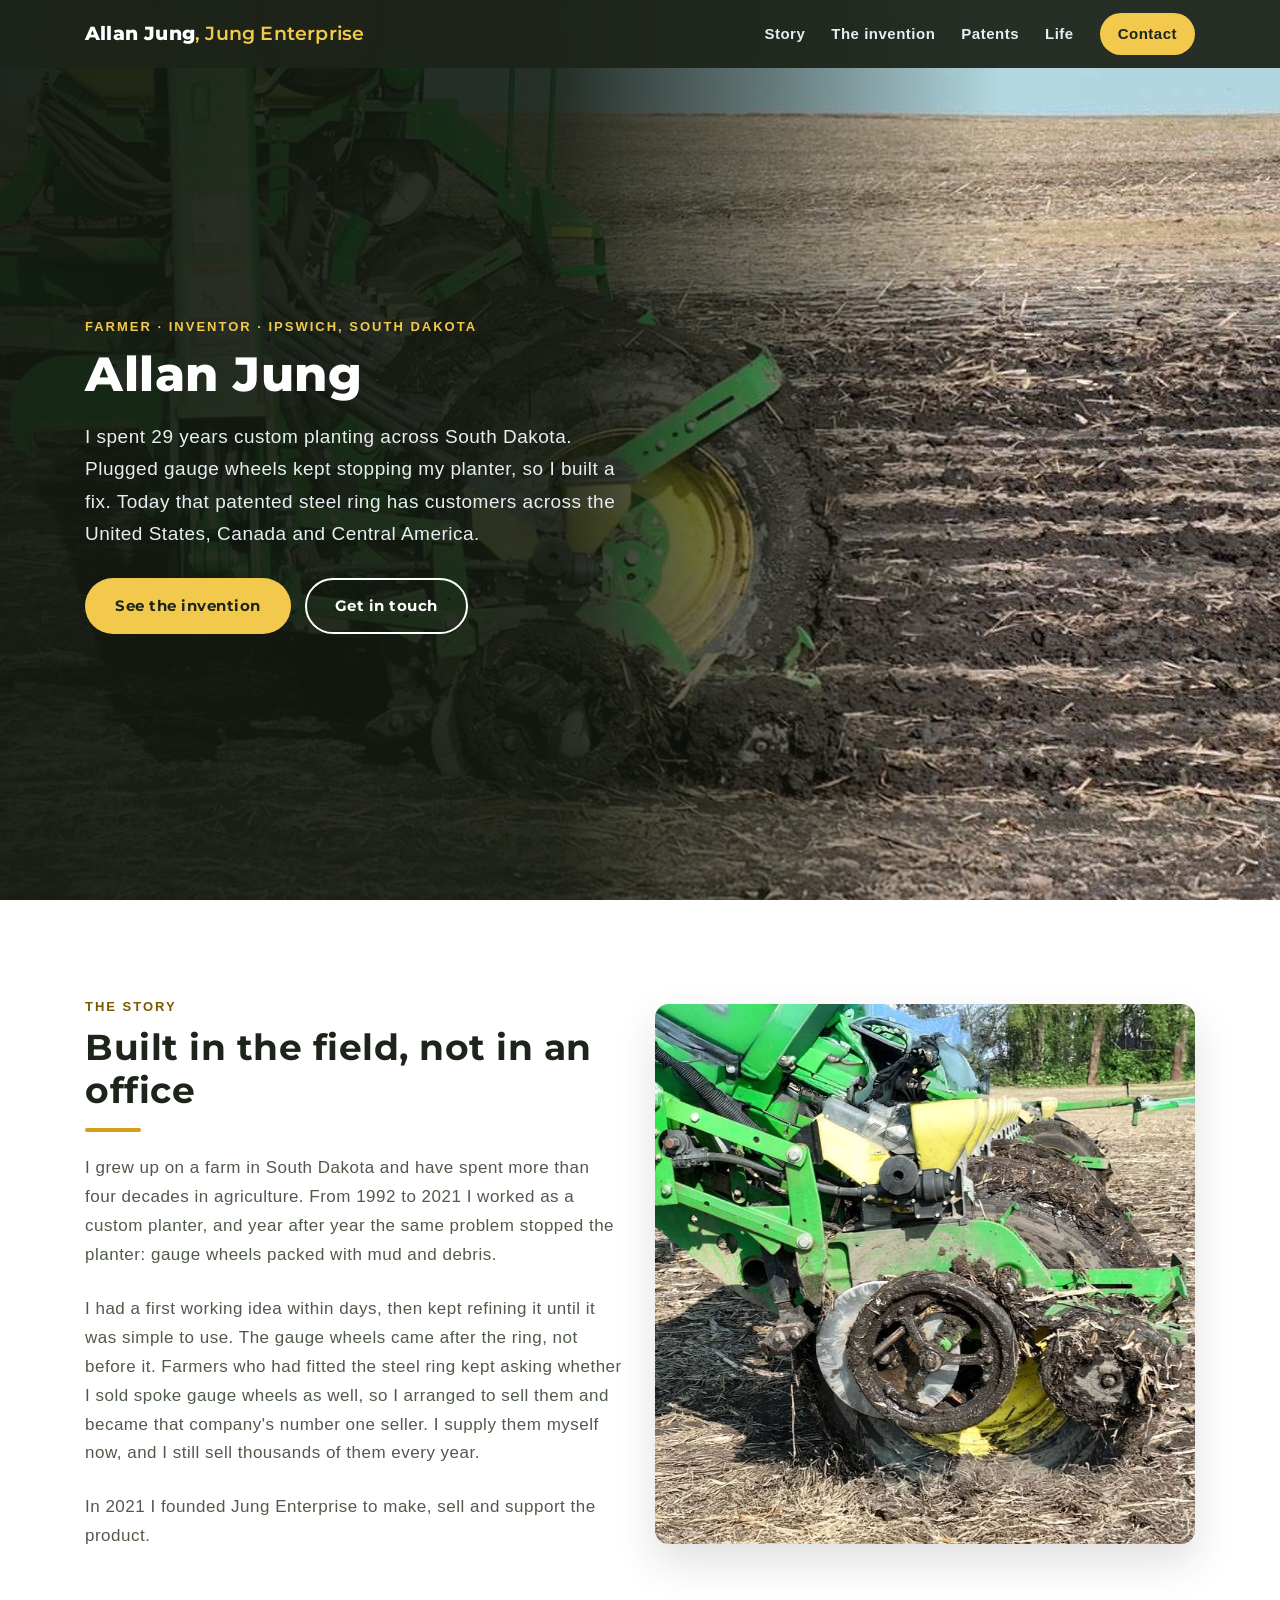
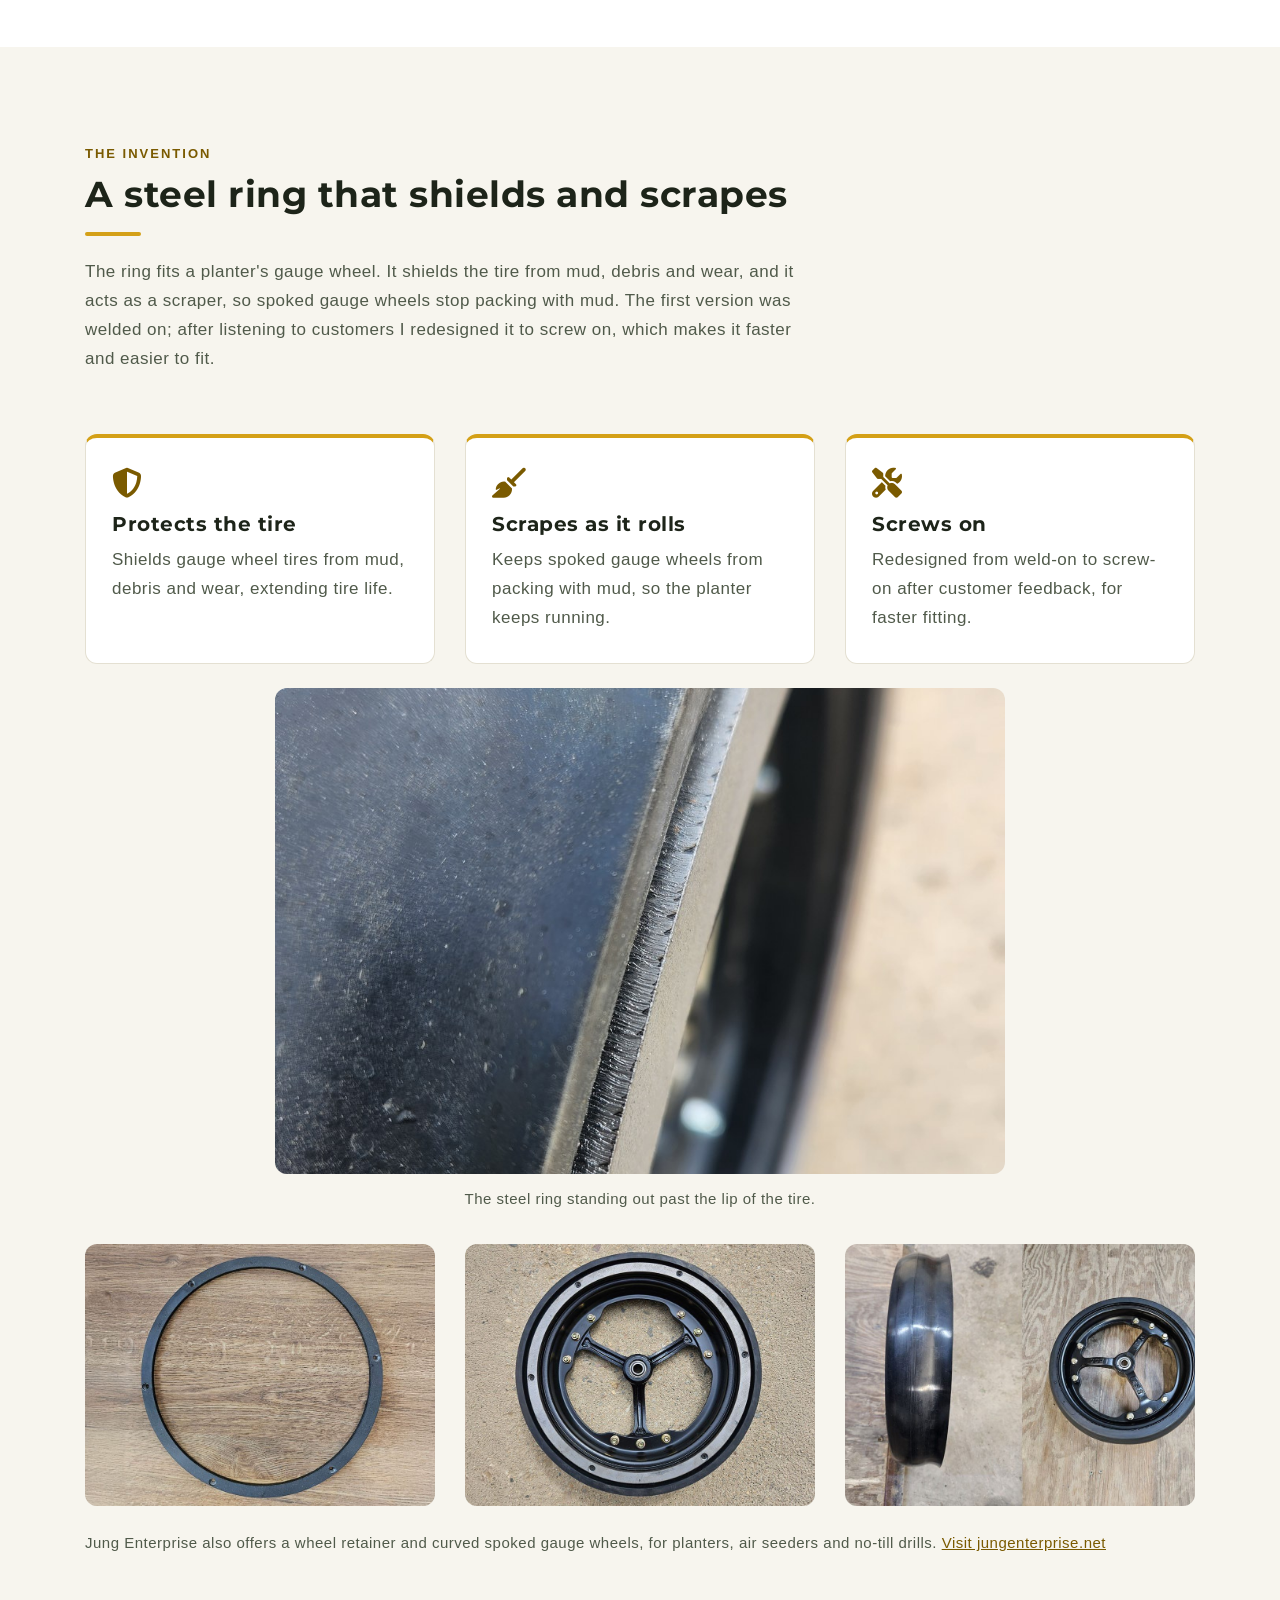
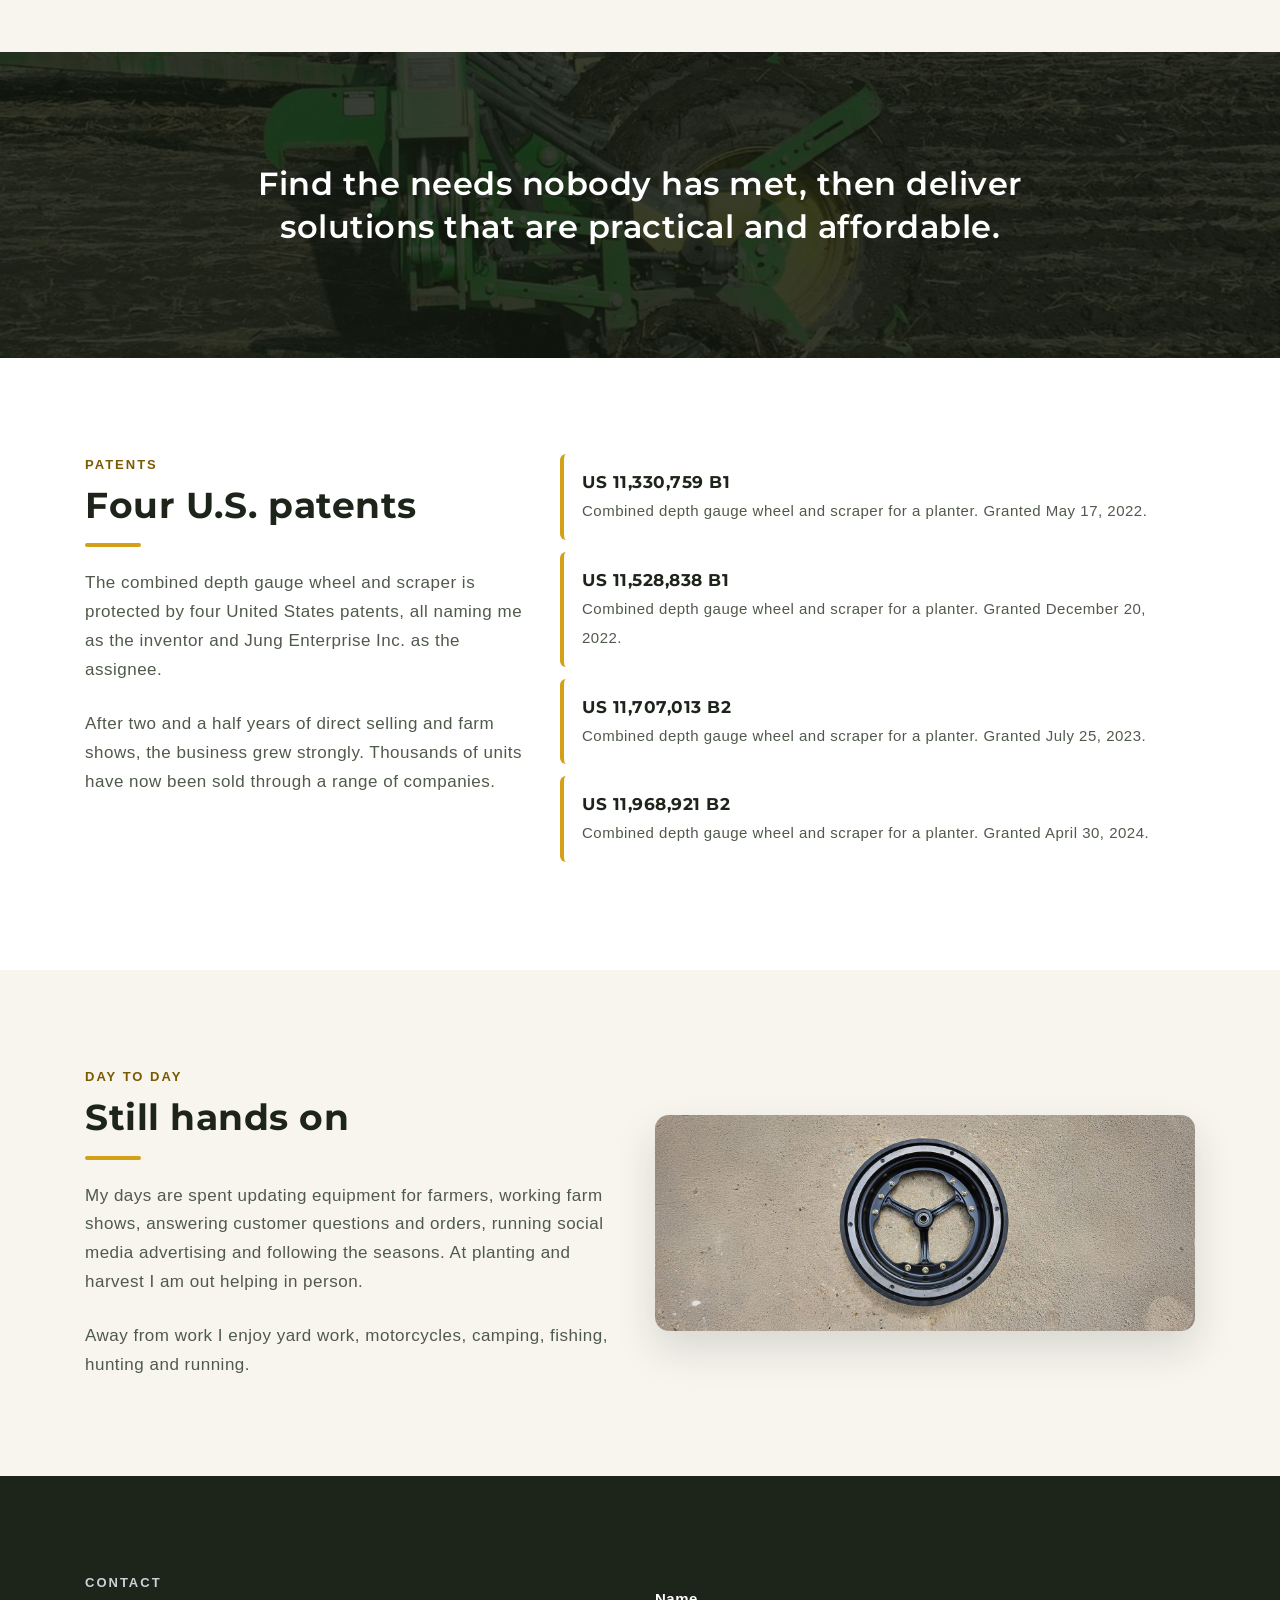
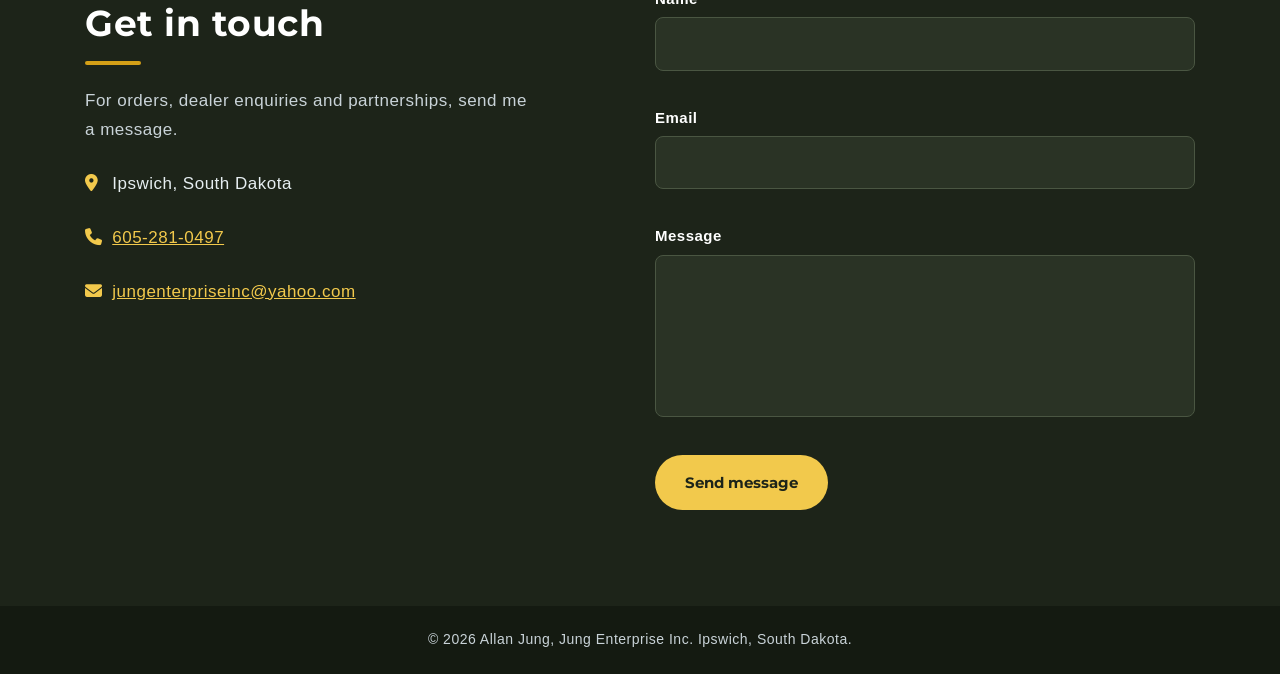
<file: index.html>
<!DOCTYPE html>
<html lang="en">
<head>
<meta charset="utf-8">
<meta name="viewport" content="width=device-width, initial-scale=1">
<title>Allan Jung | Farmer, Inventor and President of Jung Enterprise</title>
<meta name="description" content="Allan Jung: a South Dakota farmer and inventor. After 29 years of custom planting he patented a steel ring that protects planter gauge wheels and scrapes them clean, and founded Jung Enterprise in Ipswich, South Dakota.">
<!-- WHILE ON github.io: keep noindex. WHEN MOVED TO HIS OWN DOMAIN: delete the next line and change robots.txt to "Allow: /". -->
<meta name="robots" content="noindex, nofollow">
<link rel="icon" href="img/favicon.png">
<link rel="preconnect" href="https://fonts.googleapis.com">
<link rel="preconnect" href="https://fonts.gstatic.com" crossorigin>
<link rel="stylesheet" href="https://fonts.googleapis.com/css2?family=Montserrat:wght@500;600;700;800&family=Roboto:wght@400;500;700&display=swap">
<link rel="stylesheet" href="vendor/css/bundle.min.css">
<!-- Own stylesheet last so it wins the cascade -->
<link rel="stylesheet" href="css/aj-site.css">
</head>
<body>

<a class="aj-skip" href="#aj-main">Skip to content</a>

<header class="aj-header" id="aj-header">
  <div class="container aj-header-row">
    <a class="aj-brand" href="#top">Allan Jung<span>, Jung Enterprise</span></a>
    <nav class="aj-nav" aria-label="Main">
      <a href="#home">Story</a>
      <a href="#portfolio">The invention</a>
      <a href="#reviews">Patents</a>
      <a href="#blog">Life</a>
      <a href="#contact" class="aj-nav-cta">Contact</a>
    </nav>
    <button class="aj-burger" id="aj-burger" aria-label="Open menu" aria-expanded="false" aria-controls="aj-drawer"><i class="fas fa-bars" aria-hidden="true"></i></button>
  </div>
</header>

<div class="aj-drawer" id="aj-drawer" aria-hidden="true">
  <button class="aj-drawer-close" id="aj-drawer-close" aria-label="Close menu"><svg width="22" height="22" viewBox="0 0 24 24" aria-hidden="true" focusable="false"><path d="M5 5l14 14M19 5L5 19" stroke="currentColor" stroke-width="2.4" stroke-linecap="round"/></svg></button>
  <nav aria-label="Mobile">
    <a href="#home">Story</a>
    <a href="#portfolio">The invention</a>
    <a href="#reviews">Patents</a>
    <a href="#blog">Life</a>
    <a href="#contact">Contact</a>
  </nav>
  <p class="aj-drawer-note">President, Jung Enterprise Inc., Ipswich, South Dakota</p>
</div>

<main id="aj-main">

<!-- HERO: his own field photo of a planter at work. -->
<section id="banner" class="aj-hero" aria-label="Introduction">
  <span id="top"></span>
  <div class="container">
    <div class="aj-hero-text">
      <p class="aj-eyebrow aj-eyebrow-lift">Farmer &middot; Inventor &middot; Ipswich, South Dakota</p>
      <h1>Allan Jung</h1>
      <p class="aj-hero-lede">I spent 29 years custom planting across South Dakota. Plugged gauge wheels kept stopping my planter, so I built a fix. Today that patented steel ring has customers across the United States, Canada and Central America.</p>
      <div class="aj-hero-actions">
        <a class="aj-btn aj-btn-solid" href="#portfolio">See the invention</a>
        <a class="aj-btn aj-btn-ghost" href="#contact">Get in touch</a>
      </div>
    </div>
  </div>
</section>

<!-- STORY (demo shell: #home) -->
<section id="home" class="about-section aj-section">
  <div class="container">
    <div class="row align-items-center">
      <div class="col-lg-6 mb-5 mb-lg-0">
        <p class="aj-eyebrow">The story</p>
        <h2 class="aj-h2">Built in the field, not in an office</h2>
        <p>I grew up on a farm in South Dakota and have spent more than four decades in agriculture. From 1992 to 2021 I worked as a custom planter, and year after year the same problem stopped the planter: gauge wheels packed with mud and debris.</p>
        <p>I had a first working idea within days, then kept refining it until it was simple to use. The gauge wheels came after the ring, not before it. Farmers who had fitted the steel ring kept asking whether I sold spoke gauge wheels as well, so I arranged to sell them and became that company's number one seller. I supply them myself now, and I still sell thousands of them every year.</p>
        <p>In 2021 I founded Jung Enterprise to make, sell and support the product.</p>
      </div>
      <div class="col-lg-6">
        <figure class="aj-figure"><img src="img/field-ring.jpg" width="900" height="900" alt="A planter gauge wheel fitted with the steel ring, working in wet spring soil" loading="lazy"></figure>
      </div>
    </div>
  </div>
</section>

<!-- THE INVENTION (demo shell: #portfolio) -->
<section id="portfolio" class="aj-section aj-soft">
  <div class="container">
    <div class="row">
      <div class="col-lg-8">
        <p class="aj-eyebrow">The invention</p>
        <h2 class="aj-h2">A steel ring that shields and scrapes</h2>
        <p>The ring fits a planter's gauge wheel. It shields the tire from mud, debris and wear, and it acts as a scraper, so spoked gauge wheels stop packing with mud. The first version was welded on; after listening to customers I redesigned it to screw on, which makes it faster and easier to fit.</p>
      </div>
    </div>
    <div class="row aj-cards">
      <div class="col-md-4"><div class="aj-card"><i class="fas fa-shield-alt" aria-hidden="true"></i><h3>Protects the tire</h3><p>Shields gauge wheel tires from mud, debris and wear, extending tire life.</p></div></div>
      <div class="col-md-4"><div class="aj-card"><i class="fas fa-broom" aria-hidden="true"></i><h3>Scrapes as it rolls</h3><p>Keeps spoked gauge wheels from packing with mud, so the planter keeps running.</p></div></div>
      <div class="col-md-4"><div class="aj-card"><i class="fas fa-tools" aria-hidden="true"></i><h3>Screws on</h3><p>Redesigned from weld-on to screw-on after customer feedback, for faster fitting.</p></div></div>
    </div>
    <div class="row aj-gallery aj-feature">
      <div class="col-lg-8 offset-lg-2">
        <figure>
          <img src="img/ring-proud.jpg" width="1000" height="750" loading="lazy" alt="The steel ring standing proud of the gauge wheel tire lip">
          <figcaption>The steel ring standing out past the lip of the tire.</figcaption>
        </figure>
      </div>
    </div>
    <div class="row aj-gallery">
      <div class="col-sm-6 col-lg-4"><figure><img src="img/steel-ring.jpg" width="1000" height="667" loading="lazy" alt="The steel ring on its own"></figure></div>
      <div class="col-sm-6 col-lg-4"><figure><img src="img/gauge-wheel-ring.jpg" width="1000" height="667" loading="lazy" alt="A gauge wheel with the ring fitted"></figure></div>
      <div class="col-sm-6 col-lg-4"><figure><img src="img/gauge-wheels.jpg" width="1000" height="667" loading="lazy" alt="Curved spoked gauge wheels"></figure></div>
    </div>
    <p class="aj-small">Jung Enterprise also offers a wheel retainer and curved spoked gauge wheels, for planters, air seeders and no-till drills. <a href="https://jungenterprise.net/" target="_blank" rel="noopener">Visit jungenterprise.net</a></p>
  </div>
</section>

<!-- BAND -->
<section id="aj-band" class="aj-band aj-band-a" aria-label="Philosophy">
  <div class="container">
    <div class="aj-quote">
      <p>Find the needs nobody has met, then deliver solutions that are practical and affordable.</p>
    </div>
  </div>
</section>

<!-- PATENTS (demo shell: #reviews). Reviews removed: the reviews on his site could not be verified. -->
<section id="reviews" class="aj-section">
  <div class="container">
    <div class="row">
      <div class="col-lg-5 mb-5 mb-lg-0">
        <p class="aj-eyebrow">Patents</p>
        <h2 class="aj-h2">Four U.S. patents</h2>
        <p>The combined depth gauge wheel and scraper is protected by four United States patents, all naming me as the inventor and Jung Enterprise Inc. as the assignee.</p>
        <p>After two and a half years of direct selling and farm shows, the business grew strongly. Thousands of units have now been sold through a range of companies.</p>
      </div>
      <div class="col-lg-7">
        <ul class="aj-patents">
          <li><strong>US 11,330,759 B1</strong><span>Combined depth gauge wheel and scraper for a planter. Granted May 17, 2022.</span></li>
          <li><strong>US 11,528,838 B1</strong><span>Combined depth gauge wheel and scraper for a planter. Granted December 20, 2022.</span></li>
          <li><strong>US 11,707,013 B2</strong><span>Combined depth gauge wheel and scraper for a planter. Granted July 25, 2023.</span></li>
          <li><strong>US 11,968,921 B2</strong><span>Combined depth gauge wheel and scraper for a planter. Granted April 30, 2024.</span></li>
        </ul>
      </div>
    </div>
  </div>
</section>

<!-- LIFE (demo shell: #blog). Blog posts removed. -->
<section id="blog" class="aj-section aj-soft">
  <div class="container">
    <div class="row align-items-center">
      <div class="col-lg-6 mb-5 mb-lg-0">
        <p class="aj-eyebrow">Day to day</p>
        <h2 class="aj-h2">Still hands on</h2>
        <p>My days are spent updating equipment for farmers, working farm shows, answering customer questions and orders, running social media advertising and following the seasons. At planting and harvest I am out helping in person.</p>
        <p>Away from work I enjoy yard work, motorcycles, camping, fishing, hunting and running.</p>
      </div>
      <div class="col-lg-6">
        <figure class="aj-figure"><img src="img/ring-angle.jpg" width="1600" height="640" alt="The gauge wheel ring seen at an angle" loading="lazy"></figure>
      </div>
    </div>
  </div>
</section>

<!-- CONTACT (demo shell: #contact). Google map removed. -->
<section id="contact" class="aj-contact">
  <div class="container">
    <div class="row">
      <div class="col-lg-5 mb-5 mb-lg-0">
        <p class="aj-eyebrow aj-eyebrow-lift">Contact</p>
        <h2 class="aj-h2">Get in touch</h2>
        <p>For orders, dealer enquiries and partnerships, send me a message.</p>
        <p class="aj-contact-line"><i class="fas fa-map-marker-alt" aria-hidden="true"></i> Ipswich, South Dakota</p>
        <p class="aj-contact-line"><i class="fas fa-phone" aria-hidden="true"></i> <a href="tel:+16052810497">605-281-0497</a></p>
        <p class="aj-contact-line"><i class="fas fa-envelope" aria-hidden="true"></i> <a href="mailto:jungenterpriseinc@yahoo.com">jungenterpriseinc@yahoo.com</a></p>
        <!-- Needs Client Confirmation: email is the one on his own company ads; his sheet row has no email. -->
      </div>
      <div class="col-lg-6 offset-lg-1">
        <form class="aj-form" action="https://formsubmit.co/jungenterpriseinc@yahoo.com" method="POST">
          <input type="hidden" name="_subject" value="New enquiry from your website">
          <input type="hidden" name="_template" value="table">
          <input type="hidden" name="_next" value="https://ranatahirbilal.github.io/allan-jung/#contact">
          <input type="text" name="_honey" class="aj-honey" tabindex="-1" autocomplete="off" aria-hidden="true">
          <label for="aj-name">Name</label>
          <input id="aj-name" type="text" name="name" required autocomplete="name">
          <label for="aj-email">Email</label>
          <input id="aj-email" type="email" name="email" required autocomplete="email">
          <label for="aj-msg">Message</label>
          <textarea id="aj-msg" name="message" rows="5" required></textarea>
          <button type="submit" class="aj-btn aj-btn-solid">Send message</button>
        </form>
      </div>
    </div>
  </div>
</section>

</main>

<footer class="aj-foot">
  <div class="container">
    <p>&copy; <span id="aj-year">2026</span> Allan Jung, Jung Enterprise Inc. Ipswich, South Dakota.</p>
  </div>
</footer>

<script src="js/aj-site.js"></script>
</body>
</html>
</file>
<file: css/aj-site.css>
/* Allan Jung site. Built on the MegaOne "startup-portfolio" demo shell (section ids kept).
   All site styles use the aj- prefix. Loaded last.
   Palette: field green and harvest gold for a farmer and inventor; the demo magenta is dropped.
   No AI images on this build: every photo is his own product or field photo from jungenterprise.net. */
:root{
  --aj-ink:#1D2419;       /* 15.93 on white */
  --aj-muted:#505A4A;     /*  7.24 on white, 6.63 on --aj-soft */
  --aj-soft:#F7F5EE;
  --aj-acc:#D4A017;       /* harvest gold: rules, bars, icons only (2.38 on white, never text) */
  --aj-acc-ink:#7A5A00;   /*  6.38 on white, 5.85 on --aj-soft: small text on light */
  --aj-acc-lift:#F2C94C;  /* 10.04 on --aj-ink: small text on dark */
  --aj-green:#D4A017;
  --aj-line:#E4E0D2;
}

html{scroll-behavior:smooth;scroll-padding-top:76px}
body{font-family:'Open Sans',Arial,sans-serif;color:var(--aj-ink);background:#fff;font-size:17px;line-height:1.7;margin:0}
h1,h2,h3,.aj-brand{font-family:'Montserrat',Arial,sans-serif}
a{color:var(--aj-acc-ink)}
a:hover{color:var(--aj-ink)}
img{max-width:100%;height:auto;display:block}
p{color:var(--aj-muted)}

.aj-skip{position:absolute;left:-999px;top:0;background:#fff;color:var(--aj-ink);padding:8px 14px;z-index:100}
.aj-skip:focus{left:8px}

/* Header: fixed at top (the demo pinned its nav to the foot of the hero) */
.aj-header{position:fixed;top:0;left:0;right:0;z-index:50;background:rgba(29,36,25,.94);backdrop-filter:blur(6px)}
.aj-header-row{display:flex;align-items:center;justify-content:space-between;height:68px}
.aj-brand{color:#fff;font-weight:800;font-size:19px;text-decoration:none;letter-spacing:.2px}
.aj-brand span{color:var(--aj-acc-lift);font-weight:600}
.aj-brand:hover{color:#fff}
.aj-nav{display:flex;gap:26px;align-items:center}
.aj-nav a{color:#E6EEF1;font-weight:600;font-size:15px;text-decoration:none}
.aj-nav a:hover{color:var(--aj-acc-lift)}
.aj-nav .aj-nav-cta{background:var(--aj-acc-lift);color:var(--aj-ink);padding:8px 18px;border-radius:30px}
.aj-nav .aj-nav-cta:hover{background:#fff;color:var(--aj-ink)}
.aj-burger{display:none;background:none;border:0;color:#fff;font-size:24px;padding:6px 8px;cursor:pointer}

.aj-drawer{position:fixed;top:0;right:0;bottom:0;width:300px;max-width:85vw;background:var(--aj-ink);z-index:60;transform:translateX(100%);transition:transform .3s ease;padding:70px 30px 30px;visibility:hidden}
.aj-drawer.is-open{transform:none;visibility:visible}
.aj-drawer nav a{display:block;color:#fff;font-family:'Montserrat',sans-serif;font-weight:600;font-size:20px;text-decoration:none;padding:10px 0;border-bottom:1px solid rgba(255,255,255,.12)}
.aj-drawer nav a:hover{color:var(--aj-acc-lift)}
.aj-drawer-close{position:absolute;top:18px;right:20px;background:none;border:0;color:#fff;font-size:26px;cursor:pointer}
.aj-drawer-note{color:#C9D3D8;font-size:14px;margin-top:24px}

/* Hero. The demo's .background-carousal carried a carousel and absolute slabs; reset them. */
.aj-hero{position:relative;min-height:100vh;padding:140px 0 90px;
  background:#1D2419 url(../img/hero.jpg) center right/cover no-repeat;display:flex;align-items:center}
.aj-hero::before{content:"";position:absolute;inset:0; /* measured: lede needs the dark zone to reach ~60% */
  background:linear-gradient(90deg,rgba(18,24,15,.93) 0%,rgba(18,24,15,.88) 44%,rgba(18,24,15,.5) 60%,rgba(18,24,15,0) 78%)}
.aj-hero .container{position:relative}
.aj-hero-text{max-width:660px}
.aj-hero-lede{max-width:560px}
.aj-hero h1{color:#fff;font-weight:800;font-size:48px;line-height:1.1;margin:10px 0 20px}
.aj-hero-lede{color:#E6EEF1;font-size:19px}
.aj-hero-actions{display:flex;flex-wrap:wrap;gap:14px;margin-top:28px}

.aj-eyebrow{text-transform:uppercase;letter-spacing:2px;font-weight:700;font-size:13px;color:var(--aj-acc-ink);margin-bottom:8px}
.aj-eyebrow-lift{color:var(--aj-acc-lift)}

.aj-btn{display:inline-block;font-family:'Montserrat',sans-serif;font-weight:700;font-size:15px;padding:13px 28px;border-radius:40px;text-decoration:none;border:2px solid transparent;cursor:pointer}
.aj-btn-solid{background:var(--aj-acc-lift);color:var(--aj-ink)}
.aj-btn-solid:hover{background:#fff;color:var(--aj-ink)}
.aj-btn-ghost{border-color:#fff;color:#fff}
.aj-btn-ghost:hover{background:#fff;color:var(--aj-ink)}

.aj-section{padding:96px 0}
.aj-soft{background:var(--aj-soft)}
.aj-h2{font-size:36px;font-weight:700;line-height:1.2;margin-bottom:22px;color:var(--aj-ink)}
.aj-h2::after{content:"";display:block;width:56px;height:4px;background:var(--aj-green);margin-top:16px;border-radius:2px}
.aj-h3{font-size:22px;font-weight:700;margin:34px 0 14px}

.aj-figure{margin:0;border-radius:14px;overflow:hidden;box-shadow:0 18px 40px rgba(29,36,25,.14)}
.aj-figure-tall{margin-top:28px;max-width:420px}

.aj-cards{margin-top:60px}
.aj-card{background:#fff;border:1px solid var(--aj-line);border-top:4px solid var(--aj-acc);border-radius:12px;padding:30px 26px;height:100%}
.aj-card i{font-size:30px;color:var(--aj-acc);margin-bottom:14px}
.aj-card h3{font-size:20px;font-weight:700;margin-bottom:10px;color:var(--aj-ink)}
.aj-card p{margin:0}
.aj-cards .col-md-4{margin-bottom:24px}
.aj-card-plain{border-top-color:var(--aj-green)}

.aj-list{padding-left:18px;margin:0}
.aj-list li{color:var(--aj-muted);margin-bottom:10px}
.aj-list strong{color:var(--aj-ink)}
.aj-small{font-size:15px}

.aj-timeline{list-style:none;padding:0;margin:0;border-left:3px solid var(--aj-acc)}
.aj-timeline li{position:relative;padding:0 0 22px 28px}
.aj-timeline li::before{content:"";position:absolute;left:-9px;top:6px;width:15px;height:15px;border-radius:50%;background:#fff;border:3px solid var(--aj-acc)}
.aj-timeline h3{font-size:19px;font-weight:700;margin:0 0 2px;color:var(--aj-ink)}
.aj-timeline p{margin:0}

/* Quote bands */
.aj-band{position:relative;padding:110px 0;background:#1D2419 center/cover no-repeat;color:#fff}
.aj-band::before{content:"";position:absolute;inset:0;background:rgba(18,24,15,.84)}
.aj-band .container{position:relative;max-width:900px;text-align:center}
.aj-band-a{background-image:url(../img/company.jpg);background-position:center 30%}
.aj-band-b{background:linear-gradient(135deg,#1D2419 0%,#2E3A22 100%)}
.aj-band-b::before{display:none}
.aj-quote-portrait{width:150px;height:150px;object-fit:cover;object-position:center 22%;border-radius:50%;border:4px solid var(--aj-acc-lift);margin:0 auto 28px}
.aj-quote{margin:0}
.aj-quote p{color:#fff;font-family:'Montserrat',sans-serif;font-weight:600;font-size:32px;line-height:1.35}
.aj-quote footer{color:var(--aj-acc-lift);font-weight:700;margin-top:14px;font-size:16px}
.aj-band-note{color:#E6EEF1;margin-top:24px;font-size:17px}

.aj-gallery figure{margin:0 0 24px;border-radius:12px;overflow:hidden}
.aj-gallery img{transition:transform .5s ease}
.aj-gallery figure:hover img{transform:scale(1.04)}
.aj-disclosure{margin-top:10px;padding:16px 20px;background:var(--aj-soft);border-left:4px solid var(--aj-acc);color:var(--aj-ink);font-size:15px;border-radius:6px}

/* Contact */
.aj-contact{background:var(--aj-ink);padding:96px 0}
.aj-contact .aj-h2{color:#fff}
.aj-contact p{color:#C9D3D8}
.aj-contact-line{color:#E6EEF1 !important}
.aj-contact-line i{color:var(--aj-acc-lift);width:22px}
.aj-contact a{color:var(--aj-acc-lift)}
.aj-contact a:hover{color:#fff}
.aj-form label{display:block;color:#fff;font-weight:600;font-size:15px;margin:14px 0 6px}
.aj-form input,.aj-form textarea{width:100%;background:#2A3325;border:1px solid #4A5642;color:#fff;border-radius:8px;padding:12px 14px;font-size:16px}
.aj-form input:focus,.aj-form textarea:focus{outline:2px solid var(--aj-acc-lift);border-color:var(--aj-acc-lift)}
.aj-form .aj-btn{margin-top:8px}
.aj-form-note{margin:10px 0 6px}
.aj-honey{display:none !important}

.aj-foot{background:#141A11;padding:22px 0}
.aj-foot p{color:#C9D3D8;margin:0;font-size:14px;text-align:center}

a:focus-visible,button:focus-visible{outline:3px solid var(--aj-acc-lift);outline-offset:2px}

@media (max-width:991px){
  .aj-nav{display:none}
  .aj-burger{display:block}
  .aj-hero{background-position:72% center}
  .aj-hero::before{background:linear-gradient(180deg,rgba(18,24,15,.72) 0%,rgba(18,24,15,.9) 45%)}
  .aj-hero h1{font-size:40px}
  .aj-section{padding:70px 0}
  .aj-h2{font-size:30px}
  .aj-quote p{font-size:25px}
}
@media (max-width:575px){
  .aj-hero h1{font-size:34px}
  .aj-hero-lede{font-size:17px}
  .aj-brand span{display:none}
}
@media (prefers-reduced-motion:reduce){
  html{scroll-behavior:auto}
  .aj-drawer,.aj-gallery img{transition:none}
}

/* bundle.min.css sets "a:focus, button:focus { color: inherit }" (0,1,1), which beats
   single-class colours and made the focused drawer close button ink on ink. Restate them. */
.aj-drawer-close:focus,.aj-burger:focus,.aj-brand:focus{color:#fff}
.aj-nav a:focus{color:#E6EEF1}
.aj-nav .aj-nav-cta:focus,.aj-btn-solid:focus{color:var(--aj-ink)}
.aj-btn-ghost:focus{color:#fff}
.aj-drawer nav a:focus{color:#fff}
.aj-contact a:focus{color:var(--aj-acc-lift)}
.aj-skip:focus{color:var(--aj-ink)}

/* Allan Jung additions */
.aj-card i{color:var(--aj-acc-ink)}
.aj-gallery img{width:100%;aspect-ratio:4/3;object-fit:cover}
/* Allan asked for the ring standing proud of the tire lip to be seen. It is a fine
   detail in a dark frame, so it leads the row at size and carries a caption. */
.aj-feature figure{margin-bottom:32px;overflow:visible;border-radius:0}
.aj-feature img{aspect-ratio:3/2;object-position:center 46%;border-radius:12px}
.aj-feature figcaption{padding:12px 4px 0;color:var(--aj-muted);font-size:15px;text-align:center}
.aj-patents{list-style:none;padding:0;margin:0}
.aj-patents li{border-left:4px solid var(--aj-acc);background:#fff;padding:14px 18px;margin-bottom:12px;border-radius:6px}
.aj-patents strong{display:block;color:var(--aj-ink);font-family:'Montserrat',Arial,sans-serif}
.aj-patents span{color:var(--aj-muted);font-size:15px}
.aj-band-a{background-image:url(../img/hero.jpg);background-position:center 60%}
</file>
